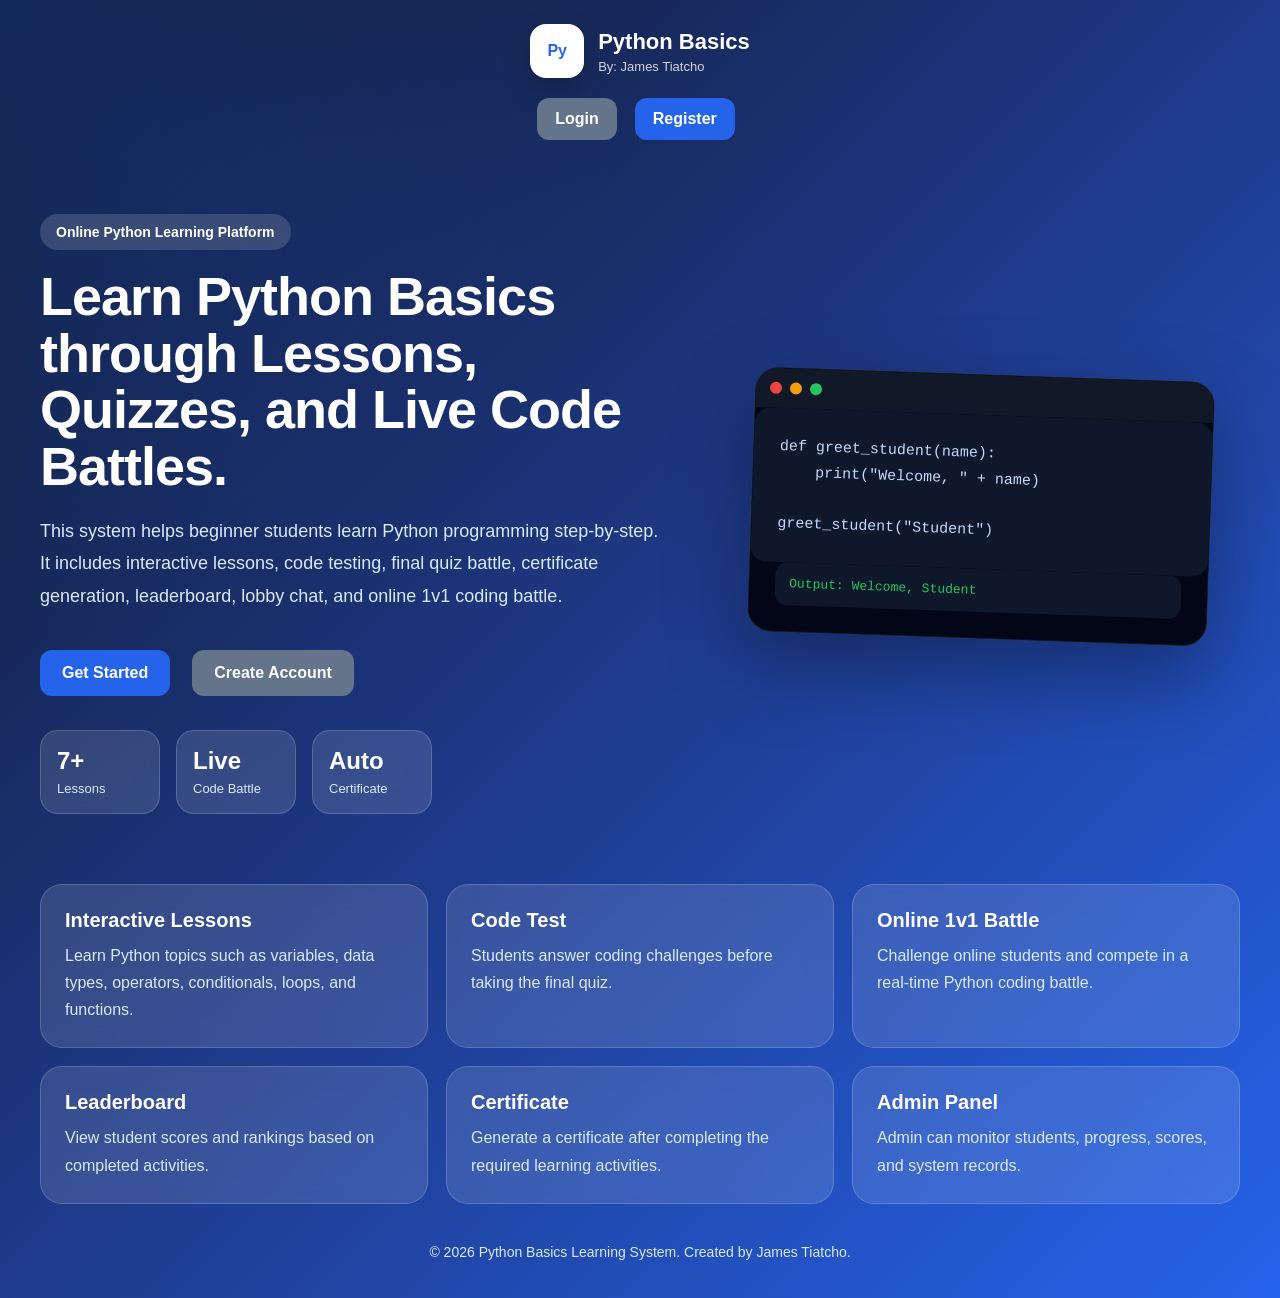
<file: index.html>
<!DOCTYPE html>
<html lang="en">
<head>
  <meta charset="UTF-8">
  <title>Python Basics - Welcome</title>
  <meta name="viewport" content="width=device-width, initial-scale=1.0">

  <link rel="stylesheet" href="style.css?v=50">
</head>
<body class="welcome-body">

  <div class="welcome-page">

    <nav class="welcome-nav">
      <div class="welcome-brand">
        <div class="welcome-logo">Py</div>

        <div>
          <h1>Python Basics</h1>
          <p>By: James Tiatcho</p>
        </div>
      </div>

      <div class="welcome-nav-buttons">
        <a href="login.html" class="btn secondary">Login</a>
        <a href="register.html" class="btn">Register</a>
      </div>
    </nav>

    <section class="welcome-hero">
      <div class="welcome-left">
        <p class="welcome-tag">Online Python Learning Platform</p>

        <h2>
          Learn Python Basics through Lessons, Quizzes, and Live Code Battles.
        </h2>

        <p class="welcome-description">
          This system helps beginner students learn Python programming step-by-step.
          It includes interactive lessons, code testing, final quiz battle,
          certificate generation, leaderboard, lobby chat, and online 1v1 coding battle.
        </p>

        <div class="welcome-actions">
          <a href="login.html" class="btn big-btn">Get Started</a>
          <a href="register.html" class="btn secondary big-btn">Create Account</a>
        </div>

        <div class="welcome-mini-info">
          <div>
            <strong>7+</strong>
            <span>Lessons</span>
          </div>

          <div>
            <strong>Live</strong>
            <span>Code Battle</span>
          </div>

          <div>
            <strong>Auto</strong>
            <span>Certificate</span>
          </div>
        </div>
      </div>

      <div class="welcome-right">
        <div class="code-preview-card">
          <div class="code-preview-header">
            <span></span>
            <span></span>
            <span></span>
          </div>

          <pre><code>def greet_student(name):
    print("Welcome, " + name)

greet_student("Student")</code></pre>

          <div class="code-output-preview">
            Output: Welcome, Student
          </div>
        </div>
      </div>
    </section>

    <section class="welcome-features">
      <div class="welcome-feature-card">
        <h3>Interactive Lessons</h3>
        <p>
          Learn Python topics such as variables, data types, operators,
          conditionals, loops, and functions.
        </p>
      </div>

      <div class="welcome-feature-card">
        <h3>Code Test</h3>
        <p>
          Students answer coding challenges before taking the final quiz.
        </p>
      </div>

      <div class="welcome-feature-card">
        <h3>Online 1v1 Battle</h3>
        <p>
          Challenge online students and compete in a real-time Python coding battle.
        </p>
      </div>

      <div class="welcome-feature-card">
        <h3>Leaderboard</h3>
        <p>
          View student scores and rankings based on completed activities.
        </p>
      </div>

      <div class="welcome-feature-card">
        <h3>Certificate</h3>
        <p>
          Generate a certificate after completing the required learning activities.
        </p>
      </div>

      <div class="welcome-feature-card">
        <h3>Admin Panel</h3>
        <p>
          Admin can monitor students, progress, scores, and system records.
        </p>
      </div>
    </section>

    <footer class="welcome-footer">
      <p>© 2026 Python Basics Learning System. Created by James Tiatcho.</p>
    </footer>

  </div>

</body>
</html>
</file>
<file: style.css>
* {
  box-sizing: border-box;
}

body {
  margin: 0;
  font-family: Arial, sans-serif;
  background: #f4f7fb;
  color: #1e293b;
  min-height: 100vh;
}

/* SIDEBAR */

.sidebar {
  width: 280px;
  background: #111827;
  color: white;
  padding: 24px;
  position: fixed;
  height: 100vh;
  overflow-y: auto;
}

.brand {
  display: flex;
  gap: 12px;
  align-items: center;
  margin-bottom: 28px;
}

.logo {
  width: 52px;
  height: 52px;
  border-radius: 14px;
  background: #d3b403;
  display: grid;
  place-items: center;
  font-weight: bold;
  color: #111827;
}

.brand h1 {
  margin: 0;
  font-size: 20px;
}

.brand p {
  margin: 4px 0 0;
  color: #cbd5e1;
  font-size: 13px;
}

.small {
  font-size: 12px;
}

nav {
  display: flex;
  flex-direction: column;
  gap: 10px;
}

nav a {
  color: #d1d5db;
  text-decoration: none;
  padding: 12px 14px;
  border-radius: 12px;
}

nav a:hover,
nav a.active {
  background: #2563eb;
  color: white;
}

/* MAIN CONTENT */

.content {
  margin-left: 280px;
  padding: 32px;
}

/* LOGIN / REGISTER BACKGROUND */

.auth-content {
  min-height: 100vh;
  display: flex;
  align-items: center;
  justify-content: center;
  padding: 30px;

  background-image:
    linear-gradient(
      rgba(15, 23, 42, 0.65),
      rgba(15, 23, 42, 0.65)
    ),
    url("background.jpg");

  background-size: cover;
  background-position: center;
  background-repeat: no-repeat;
}

.auth-card {
  width: 100%;
  max-width: 450px;
  background: rgba(255, 255, 255, 0.92);
  padding: 35px;
  border-radius: 24px;
  box-shadow: 0 25px 60px rgba(0, 0, 0, 0.25);
  backdrop-filter: blur(10px);
}

.auth-card h1 {
  color: #0f172a;
  margin-bottom: 10px;
}

.auth-card p {
  color: #475569;
}

.auth-card label {
  display: block;
  margin-top: 15px;
  margin-bottom: 6px;
  font-weight: 600;
  color: #0f172a;
}

.auth-card input,
.card input,
.card textarea {
  width: 100%;
  padding: 13px;
  border: 1px solid #cbd5e1;
  border-radius: 12px;
  margin: 8px 0 14px;
  font-size: 15px;
}

.auth-card input:focus,
.card input:focus,
.card textarea:focus {
  outline: none;
  border-color: #2563eb;
  box-shadow: 0 0 0 3px rgba(37, 99, 235, 0.15);
}

.auth-card button,
.btn {
  display: inline-block;
  border: none;
  background: #2563eb;
  color: white;
  padding: 12px 18px;
  border-radius: 12px;
  cursor: pointer;
  font-weight: bold;
  text-decoration: none;
  margin-top: 10px;
  margin-right: 8px;
}

.auth-card button {
  width: 100%;
  margin-top: 22px;
  font-size: 16px;
}

.auth-card button:hover,
.btn:hover {
  opacity: 0.9;
}

.btn.success {
  background: #16a34a;
}

.btn.orange {
  background: #f97316;
}

.btn.danger {
  background: #dc2626;
}

.btn.secondary {
  background: #64748b;
}

/* HERO */

.hero {
  background: linear-gradient(135deg, #2563eb, #0f172a);
  color: white;
  padding: 30px;
  border-radius: 24px;
  margin-bottom: 24px;
}

.hero h2 {
  margin: 0;
  font-size: 34px;
}

.tag {
  display: inline-block;
  background: rgba(255, 255, 255, 0.18);
  padding: 6px 12px;
  border-radius: 999px;
  font-size: 13px;
  margin: 0 0 10px;
}

/* CARDS */

.card {
  background: white;
  padding: 28px;
  border-radius: 22px;
  box-shadow: 0 12px 30px rgba(15, 23, 42, 0.08);
  margin-bottom: 24px;
}

.grid {
  display: grid;
  grid-template-columns: repeat(2, minmax(0, 1fr));
  gap: 18px;
}

/* CODE BLOCK */

pre {
  background: #0f172a;
  color: #e5e7eb;
  padding: 18px;
  border-radius: 16px;
  overflow-x: auto;
  line-height: 1.6;
}

/* LESSON BOXES */

.example-box {
  background: #fefce8;
  border-left: 5px solid #eab308;
  padding: 16px;
  border-radius: 12px;
  margin: 18px 0;
}

.task-box {
  background: #f0fdf4;
  border-left: 5px solid #16a34a;
  padding: 16px;
  border-radius: 12px;
  margin: 18px 0;
}

.quiz-box {
  background: #fff7ed;
  border-left: 5px solid #f97316;
  padding: 16px;
  border-radius: 12px;
  margin: 18px 0;
}

.question,
.coding-question {
  background: white;
  border: 1px solid #e2e8f0;
  padding: 16px;
  border-radius: 14px;
  margin-bottom: 14px;
}

.question label {
  display: block;
  margin: 8px 0;
}

.coding-exam-box {
  background: #f8fafc;
  border-left: 5px solid #0ea5e9;
  padding: 18px;
  border-radius: 14px;
  margin: 22px 0;
}

textarea {
  min-height: 140px;
  font-family: Consolas, monospace;
}

/* RUN CODE OUTPUT */

.practice-buttons {
  display: flex;
  gap: 10px;
  flex-wrap: wrap;
  margin-top: 10px;
  margin-bottom: 15px;
}

.code-output {
  background: #0f172a;
  color: #e2e8f0;
  padding: 15px;
  border-radius: 12px;
  min-height: 70px;
  white-space: pre-wrap;
  font-family: Consolas, monospace;
  margin-top: 10px;
}

/* MESSAGES */

.hint,
.message {
  background: #eff6ff;
  padding: 12px;
  border-radius: 12px;
  margin-top: 14px;
}

.message.success {
  background: #dcfce7;
  color: #166534;
}

.message.error {
  background: #fee2e2;
  color: #991b1b;
}

/* PROGRESS */

.progress-bar {
  height: 12px;
  background: #e2e8f0;
  border-radius: 999px;
  overflow: hidden;
}

.progress-bar span {
  display: block;
  height: 100%;
  background: #22c55e;
}

/* LESSON LIST */

.lesson-list {
  display: grid;
  gap: 12px;
}

.lesson-item {
  display: flex;
  justify-content: space-between;
  color: #1e293b;
  text-decoration: none;
  padding: 16px;
  border: 1px solid #e2e8f0;
  border-radius: 14px;
  background: white;
}

.lesson-item:hover {
  border-color: #2563eb;
  box-shadow: 0 8px 20px rgba(37, 99, 235, 0.12);
}

.badge {
  display: inline-block;
  padding: 6px 10px;
  border-radius: 999px;
  font-size: 13px;
  font-weight: bold;
}

.badge.done {
  background: #dcfce7;
  color: #166534;
}

.badge.ready {
  background: #dbeafe;
  color: #1d4ed8;
}

.badge.locked {
  background: #fee2e2;
  color: #991b1b;
}

.lesson-status {
  background: #f1f5f9;
  padding: 14px;
  border-radius: 12px;
  margin: 18px 0;
}

.lesson-navigation {
  margin-top: 20px;
  display: flex;
  gap: 10px;
  flex-wrap: wrap;
}

/* REVIEW */

.review-box {
  padding: 16px;
  border-radius: 14px;
  margin-bottom: 12px;
  border: 1px solid #e2e8f0;
}

.review-box.correct {
  background: #dcfce7;
  color: #166534;
}

.review-box.wrong {
  background: #fee2e2;
  color: #991b1b;
}

/* TABLE */

table {
  width: 100%;
  border-collapse: collapse;
}

th,
td {
  border: 1px solid #e2e8f0;
  padding: 13px;
  text-align: left;
}

th {
  background: #f1f5f9;
}

/* CERTIFICATE */

.certificate {
  background: white;
  padding: 40px;
  border-radius: 24px;
  max-width: 1000px;
  margin: 0 auto;
}

.cert-inner {
  border: 8px double #1e293b;
  padding: 60px;
  text-align: center;
}

.cert-small {
  text-transform: uppercase;
  letter-spacing: 4px;
  font-weight: bold;
}

.certificate h1 {
  font-size: 44px;
  margin: 10px 0;
}

.certificate h2 {
  font-size: 38px;
  color: #2563eb;
  margin: 20px 0;
}

.signature {
  margin-top: 60px;
  display: inline-block;
}

.sig-name {
  font-family: "Brush Script MT", cursive;
  font-size: 42px;
}

.sig-line {
  border-top: 2px solid #111827;
  width: 260px;
  margin: 0 auto;
}

.print-btn {
  display: block;
  margin: 20px auto;
}

/* PRINT */

@media print {
  .sidebar,
  .print-btn {
    display: none;
  }

  .content {
    margin: 0;
    padding: 0;
  }

  body {
    background: white;
  }
}

/* RESPONSIVE */

@media (max-width: 850px) {
  .sidebar {
    position: relative;
    width: 100%;
    height: auto;
  }

  .content {
    margin-left: 0;
    padding: 18px;
  }

  .grid {
    grid-template-columns: 1fr;
  }

  .lesson-item {
    flex-direction: column;
    gap: 8px;
  }

  .hero h2 {
    font-size: 26px;
  }

  .certificate {
    padding: 15px;
  }

  .cert-inner {
    padding: 25px;
  }

  .certificate h1 {
    font-size: 28px;
  }

  .certificate h2 {
    font-size: 26px;
  }
}

/* CODE TEST PAGE */

.code-challenge-box {
  background: linear-gradient(135deg, #f8fafc, #eff6ff);
  border: 1px solid #bfdbfe;
  border-left: 6px solid #2563eb;
  padding: 22px;
  border-radius: 20px;
  margin: 24px 0;
  box-shadow: 0 10px 25px rgba(37, 99, 235, 0.08);
}

.challenge-header {
  display: flex;
  align-items: center;
  justify-content: space-between;
  gap: 16px;
}

.challenge-header h3 {
  margin: 0;
}

.challenge-code-area {
  min-height: 180px;
  font-family: Consolas, monospace;
  background: white;
  border: 1px solid #cbd5e1;
  border-radius: 16px;
  resize: vertical;
}

.answer-key-box {
  background: #fff1f2;
  border: 1px solid #fecdd3;
  border-left: 6px solid #e11d48;
  padding: 18px;
  border-radius: 16px;
  margin-top: 18px;
}

.answer-key-box h4 {
  color: #9f1239;
  margin-top: 0;
}

.answer-key-box pre {
  background: #0f172a;
  color: #e2e8f0;
  margin-bottom: 0;
}

/* DARK MODE / LIGHT MODE */

.theme-toggle {
  width: 100%;
  border: none;
  background: #f8fafc;
  color: #0f172a;
  padding: 12px 14px;
  border-radius: 12px;
  cursor: pointer;
  font-weight: 700;
  margin-bottom: 18px;
  box-shadow: 0 8px 18px rgba(0, 0, 0, 0.12);
}

.theme-toggle:hover {
  opacity: 0.9;
}

/* Dark mode main background */
html[data-theme="dark"] body {
  background: #020617;
  color: #e2e8f0;
}

html[data-theme="dark"] .content {
  background:
    radial-gradient(circle at top left, rgba(37, 99, 235, 0.14), transparent 30%),
    radial-gradient(circle at bottom right, rgba(249, 115, 22, 0.12), transparent 30%),
    #020617;
}

/* Sidebar */
html[data-theme="dark"] .sidebar {
  background: #020617;
  color: #e2e8f0;
  border-right: 1px solid #1e293b;
}

html[data-theme="dark"] nav a {
  color: #cbd5e1;
}

html[data-theme="dark"] nav a:hover,
html[data-theme="dark"] nav a.active {
  background: #2563eb;
  color: white;
}

html[data-theme="dark"] .theme-toggle {
  background: #1e293b;
  color: #e2e8f0;
}

/* Cards */
html[data-theme="dark"] .card,
html[data-theme="dark"] .question,
html[data-theme="dark"] .coding-question,
html[data-theme="dark"] .lesson-item {
  background: #0f172a;
  color: #e2e8f0;
  border-color: #334155;
}

html[data-theme="dark"] .card h2,
html[data-theme="dark"] .card h3,
html[data-theme="dark"] .card h4 {
  color: #f8fafc;
}

/* Lesson description */
html[data-theme="dark"] .lesson-description {
  background: #111827;
  color: #cbd5e1;
  border-left-color: #60a5fa;
}

/* Boxes */
html[data-theme="dark"] .example-box {
  background: #1e1b4b;
  border-color: #3730a3;
  border-left-color: #f97316;
  color: #e2e8f0;
}

html[data-theme="dark"] .task-box {
  background: #052e16;
  border-color: #166534;
  border-left-color: #22c55e;
  color: #e2e8f0;
}

html[data-theme="dark"] .quiz-box {
  background: #172554;
  border-color: #1d4ed8;
  border-left-color: #60a5fa;
  color: #e2e8f0;
}

html[data-theme="dark"] .code-challenge-box {
  background: #0f172a;
  border-color: #334155;
  border-left-color: #60a5fa;
  color: #e2e8f0;
}

/* Inputs and textareas */
html[data-theme="dark"] input,
html[data-theme="dark"] textarea,
html[data-theme="dark"] .challenge-code-area {
  background: #020617;
  color: #e2e8f0;
  border-color: #475569;
}

html[data-theme="dark"] input::placeholder,
html[data-theme="dark"] textarea::placeholder {
  color: #94a3b8;
}

/* Tables */
html[data-theme="dark"] table,
html[data-theme="dark"] th,
html[data-theme="dark"] td {
  border-color: #334155;
  color: #e2e8f0;
}

html[data-theme="dark"] th {
  background: #1e293b;
}

/* Status boxes */
html[data-theme="dark"] .lesson-status,
html[data-theme="dark"] .hint,
html[data-theme="dark"] .message {
  background: #111827;
  color: #e2e8f0;
  border: 1px solid #334155;
}

/* Details */
html[data-theme="dark"] details {
  background: #020617;
  border-color: #475569;
  color: #e2e8f0;
}

html[data-theme="dark"] details summary {
  color: #60a5fa;
}

/* Certificate */
html[data-theme="dark"] .certificate {
  background: #0f172a;
  color: #e2e8f0;
}

html[data-theme="dark"] .cert-inner {
  border-color: #e2e8f0;
}

/* Answer key */
html[data-theme="dark"] .answer-key-box {
  background: #450a0a;
  border-color: #991b1b;
  border-left-color: #ef4444;
  color: #fee2e2;
}

/* CODE BATTLE */

.battle-stats {
  display: grid;
  grid-template-columns: repeat(3, 1fr);
  gap: 15px;
  margin: 20px 0;
}

.battle-stats div,
.battle-result-grid div {
  background: #f8fafc;
  border: 1px solid #dbeafe;
  border-radius: 16px;
  padding: 18px;
  text-align: center;
}

.battle-stats span,
.battle-result-grid span {
  display: block;
  font-size: 13px;
  color: #64748b;
  margin-bottom: 8px;
}

.battle-stats strong,
.battle-result-grid strong {
  font-size: 28px;
  color: #2563eb;
}

.battle-result-grid {
  display: grid;
  grid-template-columns: repeat(4, 1fr);
  gap: 16px;
  margin: 24px 0;
}

.battle-feedback {
  margin-top: 18px;
  padding: 16px;
  border-radius: 16px;
  font-weight: 700;
}

.battle-feedback.correct {
  background: #dcfce7;
  color: #166534;
  border: 1px solid #bbf7d0;
}

.battle-feedback.wrong {
  background: #fee2e2;
  color: #991b1b;
  border: 1px solid #fecaca;
}

html[data-theme="dark"] .battle-stats div,
html[data-theme="dark"] .battle-result-grid div {
  background: #0f172a;
  border-color: #334155;
}

html[data-theme="dark"] .battle-stats span,
html[data-theme="dark"] .battle-result-grid span {
  color: #94a3b8;
}

html[data-theme="dark"] .battle-stats strong,
html[data-theme="dark"] .battle-result-grid strong {
  color: #60a5fa;
}

@media (max-width: 850px) {
  .battle-stats,
  .battle-result-grid {
    grid-template-columns: 1fr;
  }
}

/* ONLINE 1V1 CODE BATTLE */

.online-user-card,
.request-card {
  background: #ffffff;
  border: 1px solid #e2e8f0;
  border-left: 6px solid #2563eb;
  padding: 18px;
  border-radius: 18px;
  margin-bottom: 14px;
  display: flex;
  justify-content: space-between;
  align-items: center;
  gap: 12px;
}

.online-user-card h3,
.request-card h3 {
  margin: 0;
}

.online-user-card p,
.request-card p {
  margin: 6px 0 0;
  color: #64748b;
}

.battle-room-grid {
  display: grid;
  grid-template-columns: 1fr 1fr;
  gap: 18px;
}

.player-score-card {
  background: #f8fafc;
  border: 1px solid #dbeafe;
  border-radius: 18px;
  padding: 20px;
  text-align: center;
}

.player-score-card.active-player {
  border-color: #2563eb;
  box-shadow: 0 10px 25px rgba(37, 99, 235, 0.15);
}

.player-score-card h3 {
  margin: 0 0 10px;
}

.player-score-card strong {
  font-size: 36px;
  color: #2563eb;
}

.battle-timer-box {
  background: #0f172a;
  color: white;
  padding: 20px;
  border-radius: 18px;
  text-align: center;
  margin-bottom: 20px;
}

.battle-timer-box strong {
  font-size: 40px;
}

.battle-result-box {
  padding: 24px;
  border-radius: 20px;
  text-align: center;
  margin-top: 20px;
}

.battle-result-box.win {
  background: #dcfce7;
  color: #ff0000;
  border: 1px solid #bbf7d0;
}

.battle-result-box.lose {
  background: #fee2e2;
  color: #991b1b;
  border: 1px solid #fecaca;
}

.battle-result-box.draw {
  background: #000000;
  color: #854d0e;
  border: 1px solid #fde68a;
}

html[data-theme="dark"] .online-user-card,
html[data-theme="dark"] .request-card,
html[data-theme="dark"] .player-score-card {
  background: #0f172a;
  color: #e2e8f0;
  border-color: #334155;
}

html[data-theme="dark"] .online-user-card p,
html[data-theme="dark"] .request-card p {
  color: #94a3b8;
}

@media (max-width: 850px) {
  .battle-room-grid {
    grid-template-columns: 1fr;
  }

  .online-user-card,
  .request-card {
    flex-direction: column;
    align-items: flex-start;
  }
}

/* LOBBY CHAT */

.lobby-chat-messages {
  height: 280px;
  overflow-y: auto;
  background: #f8fafc;
  border: 1px solid #e2e8f0;
  border-radius: 18px;
  padding: 16px;
  margin-bottom: 14px;
}

.chat-message {
  max-width: 75%;
  margin-bottom: 12px;
  padding: 10px 12px;
  border-radius: 14px;
}

.chat-message.mine {
  margin-left: auto;
  background: #2563eb;
  color: white;
}

.chat-message.other {
  margin-right: auto;
  background: white;
  border: 1px solid #e2e8f0;
  color: #0f172a;
}

.chat-name {
  font-size: 12px;
  font-weight: 700;
  opacity: 0.8;
  margin-bottom: 4px;
}

.chat-text {
  font-size: 14px;
  line-height: 1.5;
  word-wrap: break-word;
}

.lobby-chat-form {
  display: flex;
  gap: 10px;
}

.lobby-chat-form input {
  flex: 1;
  margin: 0;
}

.lobby-chat-form button {
  margin: 0;
}

html[data-theme="dark"] .lobby-chat-messages {
  background: #020617;
  border-color: #334155;
}

html[data-theme="dark"] .chat-message.other {
  background: #0f172a;
  color: #e2e8f0;
  border-color: #334155;
}
.chatbot-toggle {
  position: fixed;
  right: 24px;
  bottom: 24px;
  width: 62px;
  height: 62px;
  border-radius: 50%;
  border: none;
  background: #2563eb;
  color: white;
  font-size: 28px;
  cursor: pointer;
  box-shadow: 0 18px 40px rgba(37, 99, 235, 0.35);
  z-index: 9999;
}

.chatbot-box {
  position: fixed;
  right: 24px;
  bottom: 96px;
  width: 360px;
  max-width: calc(100vw - 32px);
  height: 520px;
  background: #ffffff;
  border-radius: 22px;
  box-shadow: 0 24px 70px rgba(15, 23, 42, 0.25);
  overflow: hidden;
  display: none;
  flex-direction: column;
  z-index: 9999;
  border: 1px solid #e2e8f0;
}

.chatbot-box.show {
  display: flex;
}

.chatbot-header {
  background: linear-gradient(135deg, #2563eb, #1e40af);
  color: white;
  padding: 16px;
  display: flex;
  justify-content: space-between;
  align-items: center;
}

.chatbot-header strong {
  display: block;
  font-size: 16px;
}

.chatbot-header span {
  display: block;
  font-size: 12px;
  opacity: 0.85;
  margin-top: 3px;
}

.chatbot-header button {
  background: rgba(255, 255, 255, 0.18);
  color: white;
  border: none;
  width: 34px;
  height: 34px;
  border-radius: 50%;
  font-size: 24px;
  cursor: pointer;
}

.chatbot-messages {
  flex: 1;
  padding: 16px;
  overflow-y: auto;
  background: #f8fafc;
}

.bot-message,
.user-message {
  max-width: 85%;
  padding: 11px 13px;
  border-radius: 16px;
  margin-bottom: 12px;
  font-size: 14px;
  line-height: 1.55;
  white-space: pre-line;
}

.bot-message {
  background: #ffffff;
  color: #0f172a;
  border: 1px solid #e2e8f0;
  margin-right: auto;
}

.user-message {
  background: #2563eb;
  color: white;
  margin-left: auto;
}

.chatbot-quick {
  padding: 10px;
  display: flex;
  gap: 8px;
  overflow-x: auto;
  background: #ffffff;
  border-top: 1px solid #e2e8f0;
}

.quick-question {
  flex: 0 0 auto;
  border: 1px solid #bfdbfe;
  background: #eff6ff;
  color: #1e40af;
  padding: 8px 10px;
  border-radius: 999px;
  font-size: 12px;
  cursor: pointer;
  white-space: nowrap;
}

.chatbot-form {
  display: flex;
  gap: 8px;
  padding: 12px;
  background: #ffffff;
  border-top: 1px solid #e2e8f0;
}

.chatbot-form input {
  flex: 1;
  margin: 0;
  padding: 12px;
  border-radius: 12px;
  border: 1px solid #cbd5e1;
  outline: none;
}

.chatbot-form button {
  margin: 0;
  border: none;
  background: #2563eb;
  color: white;
  padding: 0 16px;
  border-radius: 12px;
  cursor: pointer;
  font-weight: 700;
}

html[data-theme="dark"] .chatbot-box {
  background: #0f172a;
  border-color: #334155;
}

html[data-theme="dark"] .chatbot-messages {
  background: #020617;
}

html[data-theme="dark"] .bot-message {
  background: #0f172a;
  color: #e2e8f0;
  border-color: #334155;
}

html[data-theme="dark"] .chatbot-quick,
html[data-theme="dark"] .chatbot-form {
  background: #0f172a;
  border-color: #334155;
}

html[data-theme="dark"] .quick-question {
  background: #1e293b;
  color: #bfdbfe;
  border-color: #334155;
}

html[data-theme="dark"] .chatbot-form input {
  background: #020617;
  color: #e2e8f0;
  border-color: #334155;
}

@media (max-width: 600px) {
  .chatbot-toggle {
    right: 16px;
    bottom: 16px;
  }

  .chatbot-box {
    right: 16px;
    bottom: 88px;
    height: 500px;
  }
}

.welcome-body {
  margin: 0;
  min-height: 100vh;
  background:
    radial-gradient(circle at top left, rgba(37, 99, 235, 0.25), transparent 35%),
    linear-gradient(135deg, #0f172a, #1e3a8a, #2563eb);
  color: #ffffff;
}

.welcome-page {
  min-height: 100vh;
  padding: 24px;
  box-sizing: border-box;
}

.welcome-nav {
  max-width: 1200px;
  margin: 0 auto 60px;
  display: flex;
  justify-content: space-between;
  align-items: center;
}

.welcome-brand {
  display: flex;
  align-items: center;
  gap: 14px;
}

.welcome-logo {
  width: 54px;
  height: 54px;
  background: #ffffff;
  color: #2563eb;
  border-radius: 16px;
  display: flex;
  justify-content: center;
  align-items: center;
  font-weight: 900;
  box-shadow: 0 12px 30px rgba(0, 0, 0, 0.2);
}

.welcome-brand h1 {
  margin: 0;
  font-size: 22px;
}

.welcome-brand p {
  margin: 4px 0 0;
  font-size: 13px;
  opacity: 0.8;
}

.welcome-nav-buttons {
  display: flex;
  gap: 10px;
}

.welcome-hero {
  max-width: 1200px;
  margin: 0 auto;
  display: grid;
  grid-template-columns: 1.1fr 0.9fr;
  gap: 50px;
  align-items: center;
}

.welcome-tag {
  display: inline-block;
  background: rgba(255, 255, 255, 0.15);
  padding: 10px 16px;
  border-radius: 999px;
  font-weight: 700;
  font-size: 14px;
  margin-bottom: 18px;
}

.welcome-left h2 {
  font-size: 54px;
  line-height: 1.05;
  margin: 0 0 20px;
  letter-spacing: -1px;
}

.welcome-description {
  font-size: 18px;
  line-height: 1.8;
  color: #dbeafe;
  max-width: 680px;
  margin-bottom: 28px;
}

.welcome-actions {
  display: flex;
  gap: 14px;
  flex-wrap: wrap;
  margin-bottom: 34px;
}

.big-btn {
  padding: 14px 22px;
  font-size: 16px;
}

.welcome-mini-info {
  display: flex;
  gap: 16px;
  flex-wrap: wrap;
}

.welcome-mini-info div {
  min-width: 120px;
  background: rgba(255, 255, 255, 0.12);
  border: 1px solid rgba(255, 255, 255, 0.18);
  padding: 16px;
  border-radius: 18px;
  backdrop-filter: blur(12px);
}

.welcome-mini-info strong {
  display: block;
  font-size: 24px;
  margin-bottom: 4px;
}

.welcome-mini-info span {
  color: #dbeafe;
  font-size: 13px;
}

.welcome-right {
  display: flex;
  justify-content: center;
}

.code-preview-card {
  width: 100%;
  max-width: 460px;
  background: #020617;
  border-radius: 24px;
  overflow: hidden;
  box-shadow: 0 30px 80px rgba(0, 0, 0, 0.35);
  border: 1px solid rgba(255, 255, 255, 0.1);
  transform: rotate(2deg);
}

.code-preview-header {
  padding: 14px;
  background: #111827;
  display: flex;
  gap: 8px;
}

.code-preview-header span {
  width: 12px;
  height: 12px;
  border-radius: 50%;
  background: #ef4444;
}

.code-preview-header span:nth-child(2) {
  background: #f59e0b;
}

.code-preview-header span:nth-child(3) {
  background: #22c55e;
}

.code-preview-card pre {
  margin: 0;
  padding: 26px;
  color: #bfdbfe;
  font-size: 15px;
  line-height: 1.7;
  overflow-x: auto;
}

.code-output-preview {
  margin: 0 26px 26px;
  background: #0f172a;
  color: #22c55e;
  padding: 14px;
  border-radius: 12px;
  font-family: monospace;
}

.welcome-features {
  max-width: 1200px;
  margin: 70px auto 30px;
  display: grid;
  grid-template-columns: repeat(3, 1fr);
  gap: 18px;
}

.welcome-feature-card {
  background: rgba(255, 255, 255, 0.12);
  border: 1px solid rgba(255, 255, 255, 0.18);
  border-radius: 22px;
  padding: 24px;
  backdrop-filter: blur(12px);
}

.welcome-feature-card h3 {
  margin: 0 0 10px;
  font-size: 20px;
}

.welcome-feature-card p {
  margin: 0;
  color: #dbeafe;
  line-height: 1.7;
}

.welcome-footer {
  max-width: 1200px;
  margin: 40px auto 0;
  text-align: center;
  color: #dbeafe;
  font-size: 14px;
}

@media (max-width: 950px) {
  .welcome-hero {
    grid-template-columns: 1fr;
  }

  .welcome-left h2 {
    font-size: 40px;
  }

  .welcome-features {
    grid-template-columns: 1fr 1fr;
  }

  .code-preview-card {
    transform: none;
  }
}

@media (max-width: 650px) {
  .welcome-page {
    padding: 16px;
  }

  .welcome-nav {
    flex-direction: column;
    gap: 18px;
    align-items: flex-start;
    margin-bottom: 40px;
  }

  .welcome-left h2 {
    font-size: 34px;
  }

  .welcome-description {
    font-size: 16px;
  }

  .welcome-features {
    grid-template-columns: 1fr;
  }

  .welcome-nav-buttons,
  .welcome-actions {
    width: 100%;
  }

  .welcome-nav-buttons .btn,
  .welcome-actions .btn {
    flex: 1;
    text-align: center;
  }
}
</file>
